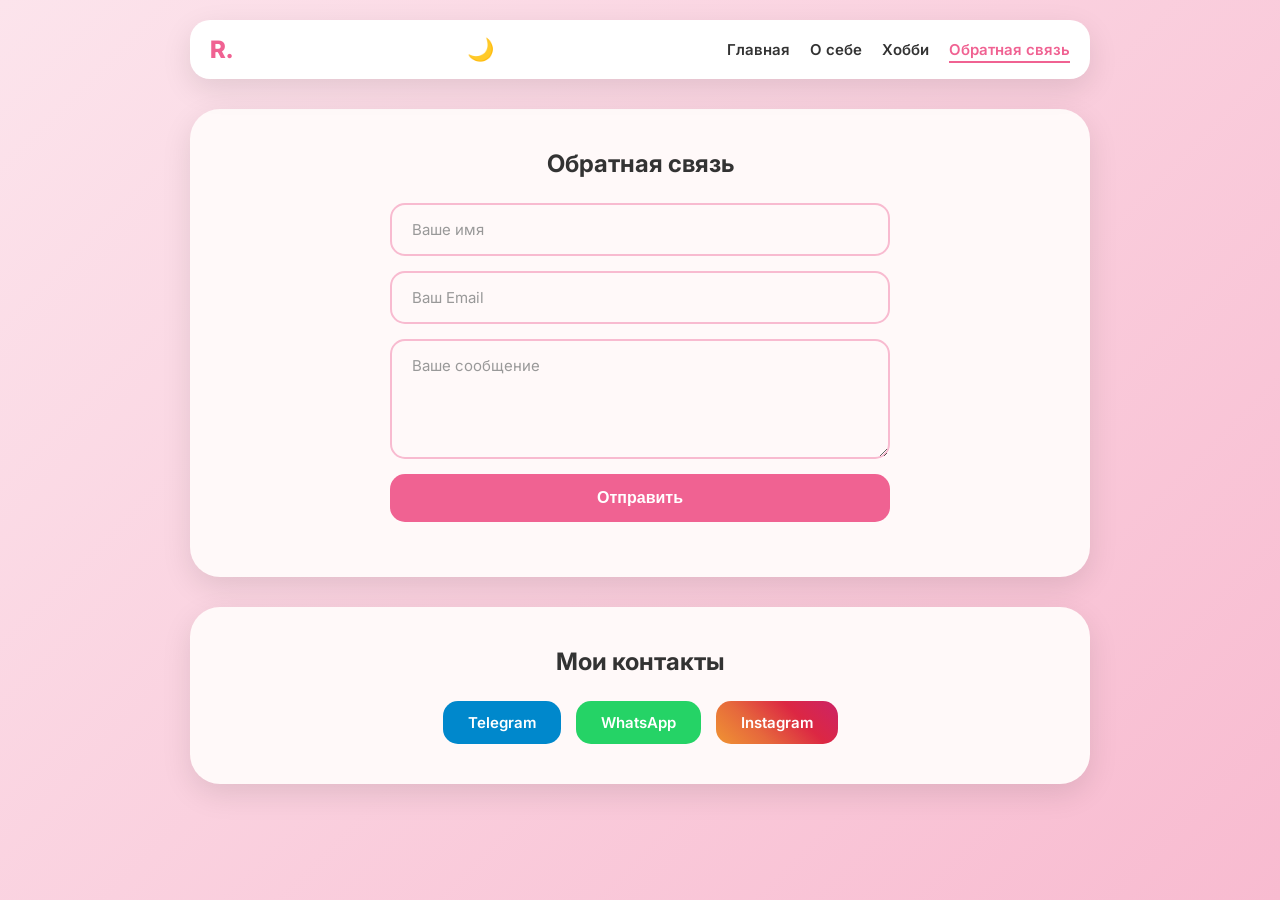
<file: contact.html>
<!DOCTYPE html>
<html lang="ru">
<head>
    <meta charset="UTF-8">
    <meta name="viewport" content="width=device-width, initial-scale=1.0">
    <title>Контакты — Руслана</title>
    <link href="https://fonts.googleapis.com/css2?family=Inter:wght@300;400;600;800&display=swap" rel="stylesheet">
    <link rel="stylesheet" href="style.css">
</head>
<body>
    <header class="header">
        <a href="index.html" class="logo">R.</a>
        <div class="header-actions">
            <button class="theme-toggle" id="themeToggle">🌙</button>
            <button class="burger" id="burger"><span></span><span></span><span></span></button>
        </div>
        <nav class="nav" id="nav">
            <a href="index.html">Главная</a>
            <a href="about.html">О себе</a>
            <a href="hobby.html">Хобби</a>
            <a href="contact.html" class="active">Обратная связь</a>
        </nav>
    </header>

    <section class="contact-section reveal">
        <h2 class="section-title">Обратная связь</h2>
        <form id="contactForm" class="contact-form">
            <input type="text" id="name" placeholder="Ваше имя" required>
            <input type="email" id="email" placeholder="Ваш Email" required>
            <textarea id="message" placeholder="Ваше сообщение" required></textarea>
            <button type="submit">Отправить</button>
        </form>
        <p id="status"></p>
    </section>

    <section class="contacts reveal">
        <h2 class="section-title">Мои контакты</h2>
        <div class="messengers">
            <a href="https://t.me/ваш_ник" target="_blank" class="messenger-btn telegram">Telegram</a>
            <a href="https://wa.me/ваш_номер" target="_blank" class="messenger-btn whatsapp">WhatsApp</a>
            <a href="https://instagram.com/ваш_ник" target="_blank" class="messenger-btn instagram">Instagram</a>
        </div>
    </section>
    <script src="script.js"></script>
</body>
</html>
</file>
<file: style.css>
/* ===== Переменные темы ===== */
:root {
    --bg-gradient: linear-gradient(135deg, #fce4ec 0%, #f8bbd0 100%);
    --card-bg: #fff9f9;
    --text-color: #333;
    --text-muted: #444;
    --header-bg: white;
    --accent: #f06292;
    --green: #d4e157;
    --shadow: 0 10px 30px rgba(0,0,0,0.1);
    --input-border: #f8bbd0;
    --placeholder: #999;
}
body.dark {
    --bg-gradient: linear-gradient(135deg, #2b1b23 0%, #1a1015 100%);
    --card-bg: #2a1f26;
    --text-color: #f5e6ec;
    --text-muted: #d4c0c9;
    --header-bg: #2a1f26;
    --shadow: 0 10px 30px rgba(0,0,0,0.4);
    --input-border: #6b3c50;
    --placeholder: #aaa;
}

* { box-sizing: border-box; margin: 0; padding: 0; }
html { scroll-behavior: smooth; scroll-padding-top: 100px; }

body {
    font-family: 'Inter', sans-serif;
    background: var(--bg-gradient);
    background-attachment: fixed;
    min-height: 100vh;
    color: var(--text-color);
    padding: 20px;
    display: flex;
    flex-direction: column;
    align-items: center;
    transition: background 0.4s ease, color 0.4s ease;
}

/* ===== Хедер ===== */
.header {
    width: 100%; max-width: 900px;
    display: flex; justify-content: space-between; align-items: center;
    background: var(--header-bg);
    padding: 15px 20px;
    border-radius: 20px;
    box-shadow: var(--shadow);
    margin-bottom: 30px;
    position: sticky; top: 10px; z-index: 1000;
    transition: background 0.4s ease;
}
.logo { font-size: 24px; font-weight: 800; color: var(--accent); text-decoration: none; }
.header-actions { display: flex; align-items: center; gap: 15px; }
.theme-toggle { background: none; border: none; font-size: 22px; cursor: pointer; transition: transform 0.3s; }
.theme-toggle:hover { transform: rotate(20deg) scale(1.1); }

.nav { display: flex; gap: 20px; }
.nav a { text-decoration: none; color: var(--text-color); font-weight: 600; font-size: 15px; transition: color 0.3s; position: relative; }
.nav a::after { content: ''; position: absolute; bottom: -4px; left: 0; width: 0; height: 2px; background: var(--accent); transition: width 0.3s; }
.nav a:hover, .nav a.active { color: var(--accent); }
.nav a:hover::after, .nav a.active::after { width: 100%; }

.burger { display: none; flex-direction: column; gap: 5px; background: none; border: none; cursor: pointer; }
.burger span { width: 25px; height: 3px; background: var(--accent); border-radius: 2px; transition: 0.3s; }

/* ===== Общие блоки ===== */
.card, .contact-section, .contacts, .hobby-section, .gallery-section, .cat-section, .about-section {
    background: var(--card-bg);
    width: 100%; max-width: 900px;
    border-radius: 30px;
    box-shadow: var(--shadow);
    margin-bottom: 30px;
    transition: background 0.4s ease, transform 0.4s ease, box-shadow 0.4s ease;
    padding: 40px;
}

/* ===== Главная карточка ===== */
.card { display: flex; overflow: hidden; position: relative; padding: 0; }
.card:hover { transform: translateY(-3px); box-shadow: 0 15px 40px rgba(240, 98, 146, 0.25); }
.content { padding: 40px; flex: 1; position: relative; z-index: 2; }
.green-circle { position: absolute; top: 20px; left: -30px; width: 100px; height: 100px; background-color: var(--green); border-radius: 50%; opacity: 0.6; z-index: 1; animation: float 6s ease-in-out infinite; }
@keyframes float { 0%, 100% { transform: translateY(0); } 50% { transform: translateY(-10px); } }

h1 { font-size: 36px; font-weight: 800; color: var(--text-color); }
h2 { font-size: 28px; font-weight: 300; font-style: italic; color: var(--text-muted); margin-bottom: 20px; }
p { font-size: 15px; line-height: 1.7; color: var(--text-muted); margin-bottom: 15px; }
.quote-mark { color: var(--accent); font-size: 40px; vertical-align: middle; margin-right: 5px; font-family: Georgia, serif; }
.badge { display: inline-block; background: #dcedc8; color: #555; padding: 8px 20px; border-radius: 20px; font-size: 14px; margin-top: 20px; border: 1px solid #c5e1a5; }
.name-footer { background: var(--accent); padding: 20px 40px; font-size: 22px; font-weight: 700; color: white; text-align: right; margin-top: 30px; border-bottom-left-radius: 30px; border-top-right-radius: 30px; }

.image-container { width: 40%; background: #8d6e63; overflow: hidden; }
.image-container img { width: 100%; height: 100%; object-fit: cover; display: block; transition: transform 0.6s ease; }
.image-container:hover img { transform: scale(1.05); }

/* ===== Заголовки секций ===== */
.section-title { font-size: 24px; font-weight: 700; color: var(--text-color); margin-bottom: 25px; text-align: center; font-style: normal; }

/* ===== Хобби ===== */
.hobby-grid { display: grid; grid-template-columns: repeat(3, 1fr); gap: 20px; }
.hobby-card { position: relative; border-radius: 20px; overflow: hidden; aspect-ratio: 1 / 1; cursor: pointer; box-shadow: 0 5px 15px rgba(0,0,0,0.1); transition: transform 0.3s ease, box-shadow 0.3s ease; }
.hobby-card:hover { transform: translateY(-5px) scale(1.02); box-shadow: 0 15px 30px rgba(240, 98, 146, 0.3); }
.hobby-card img { width: 100%; height: 100%; object-fit: cover; display: block; transition: transform 0.5s ease; }
.hobby-card:hover img { transform: scale(1.1); }
.hobby-label { position: absolute; bottom: 0; left: 0; right: 0; background: linear-gradient(transparent, rgba(0,0,0,0.8)); color: white; padding: 30px 15px 15px; font-weight: 600; font-size: 16px; text-align: center; }

/* ===== Галерея ===== */
.gallery-grid { display: grid; grid-template-columns: repeat(2, 1fr); gap: 15px; }
.gallery-item { width: 100%; aspect-ratio: 1 / 1; object-fit: cover; border-radius: 15px; cursor: pointer; transition: transform 0.3s ease, box-shadow 0.3s ease; box-shadow: 0 5px 15px rgba(0,0,0,0.1); }
.gallery-item:hover { transform: scale(1.03); box-shadow: 0 15px 30px rgba(240, 98, 146, 0.35); }

/* ===== Секция с котом ===== */
.cat-card { display: flex; align-items: center; gap: 30px; }
.cat-image { flex: 0 0 40%; border-radius: 20px; overflow: hidden; box-shadow: 0 8px 20px rgba(0,0,0,0.15); }
.cat-image img { width: 100%; height: 100%; object-fit: cover; display: block; transition: transform 0.5s ease; }
.cat-image:hover img { transform: scale(1.05); }
.cat-text { flex: 1; }
.cat-text h3 { font-size: 22px; color: var(--accent); margin-bottom: 15px; font-weight: 700; }

/* ===== Форма ===== */
.contact-form { display: flex; flex-direction: column; gap: 15px; max-width: 500px; margin: 0 auto; }
.contact-form input, .contact-form textarea { padding: 15px 20px; border: 2px solid var(--input-border); border-radius: 15px; font-family: inherit; font-size: 15px; outline: none; background: transparent; color: var(--text-color); transition: border-color 0.3s, box-shadow 0.3s; }
.contact-form input::placeholder, .contact-form textarea::placeholder { color: var(--placeholder); }
.contact-form input:focus, .contact-form textarea:focus { border-color: var(--accent); box-shadow: 0 0 0 4px rgba(240, 98, 146, 0.15); }
.contact-form textarea { min-height: 120px; resize: vertical; }
.contact-form button { padding: 15px 30px; background: var(--accent); color: white; border: none; border-radius: 15px; font-size: 16px; font-weight: 600; cursor: pointer; transition: transform 0.2s, background 0.3s, box-shadow 0.3s; }
.contact-form button:hover { background: #ec407a; transform: translateY(-2px); box-shadow: 0 8px 20px rgba(240, 98, 146, 0.4); }
#status { text-align: center; margin-top: 15px; font-weight: 600; color: #4caf50; }

/* ===== Мессенджеры ===== */
.messengers { display: flex; gap: 15px; justify-content: center; flex-wrap: wrap; }
.messenger-btn { padding: 12px 25px; border-radius: 15px; text-decoration: none; color: white; font-weight: 600; font-size: 15px; transition: transform 0.2s, box-shadow 0.2s; }
.messenger-btn:hover { transform: translateY(-3px); box-shadow: 0 8px 20px rgba(0,0,0,0.2); }
.telegram { background: #0088cc; } .whatsapp { background: #25D366; } .instagram { background: linear-gradient(45deg, #f09433, #e6683c, #dc2743, #cc2366); }

/* ===== Лайтбокс ===== */
.lightbox { display: none; position: fixed; top: 0; left: 0; width: 100%; height: 100%; background: rgba(0, 0, 0, 0.85); z-index: 2000; justify-content: center; align-items: center; padding: 20px; animation: fadeIn 0.3s ease; }
.lightbox.active { display: flex; }
@keyframes fadeIn { from { opacity: 0; } to { opacity: 1; } }
.lightbox img { max-width: 90%; max-height: 85%; border-radius: 15px; box-shadow: 0 20px 60px rgba(0,0,0,0.5); animation: zoomIn 0.3s ease; }
@keyframes zoomIn { from { transform: scale(0.8); opacity: 0; } to { transform: scale(1); opacity: 1; } }
.lightbox-close { position: absolute; top: 20px; right: 30px; color: white; font-size: 40px; cursor: pointer; line-height: 1; transition: transform 0.2s; }
.lightbox-close:hover { transform: scale(1.2) rotate(90deg); }

/* ===== Анимация появления ===== */
.reveal { opacity: 0; transform: translateY(30px); transition: opacity 0.8s ease, transform 0.8s ease; }
.reveal.visible { opacity: 1; transform: translateY(0); }

/* ===== Адаптивность ===== */
@media (max-width: 768px) {
    body { padding: 15px; }
    .burger { display: flex; }
    .nav { position: absolute; top: 70px; right: 20px; background: var(--header-bg); flex-direction: column; padding: 20px; border-radius: 20px; box-shadow: var(--shadow); opacity: 0; visibility: hidden; transform: translateY(-10px); transition: 0.3s; gap: 15px; min-width: 200px; }
    .nav.active { opacity: 1; visibility: visible; transform: translateY(0); }
    .nav a { font-size: 16px; padding: 5px 0; }
    
    .card { flex-direction: column; }
    .image-container { width: 100%; height: 280px; order: -1; }
    .content { padding: 25px; }
    h1 { font-size: 28px; } h2 { font-size: 22px; } p { font-size: 14px; }
    .name-footer { font-size: 18px; padding: 15px 25px; }
    
    .contact-section, .contacts, .hobby-section, .gallery-section, .cat-section, .about-section { padding: 25px; }
    .section-title { font-size: 20px; }
    .messenger-btn { width: 100%; text-align: center; }
    
    .hobby-grid { grid-template-columns: repeat(2, 1fr); gap: 12px; }
    .hobby-label { font-size: 13px; padding: 20px 10px 10px; }
    
    .cat-card { flex-direction: column; gap: 20px; }
    .cat-image { width: 100%; flex: none; }
    .cat-text h3 { text-align: center; }
}
@media (max-width: 400px) { .hobby-grid { grid-template-columns: 1fr; } }
</file>
